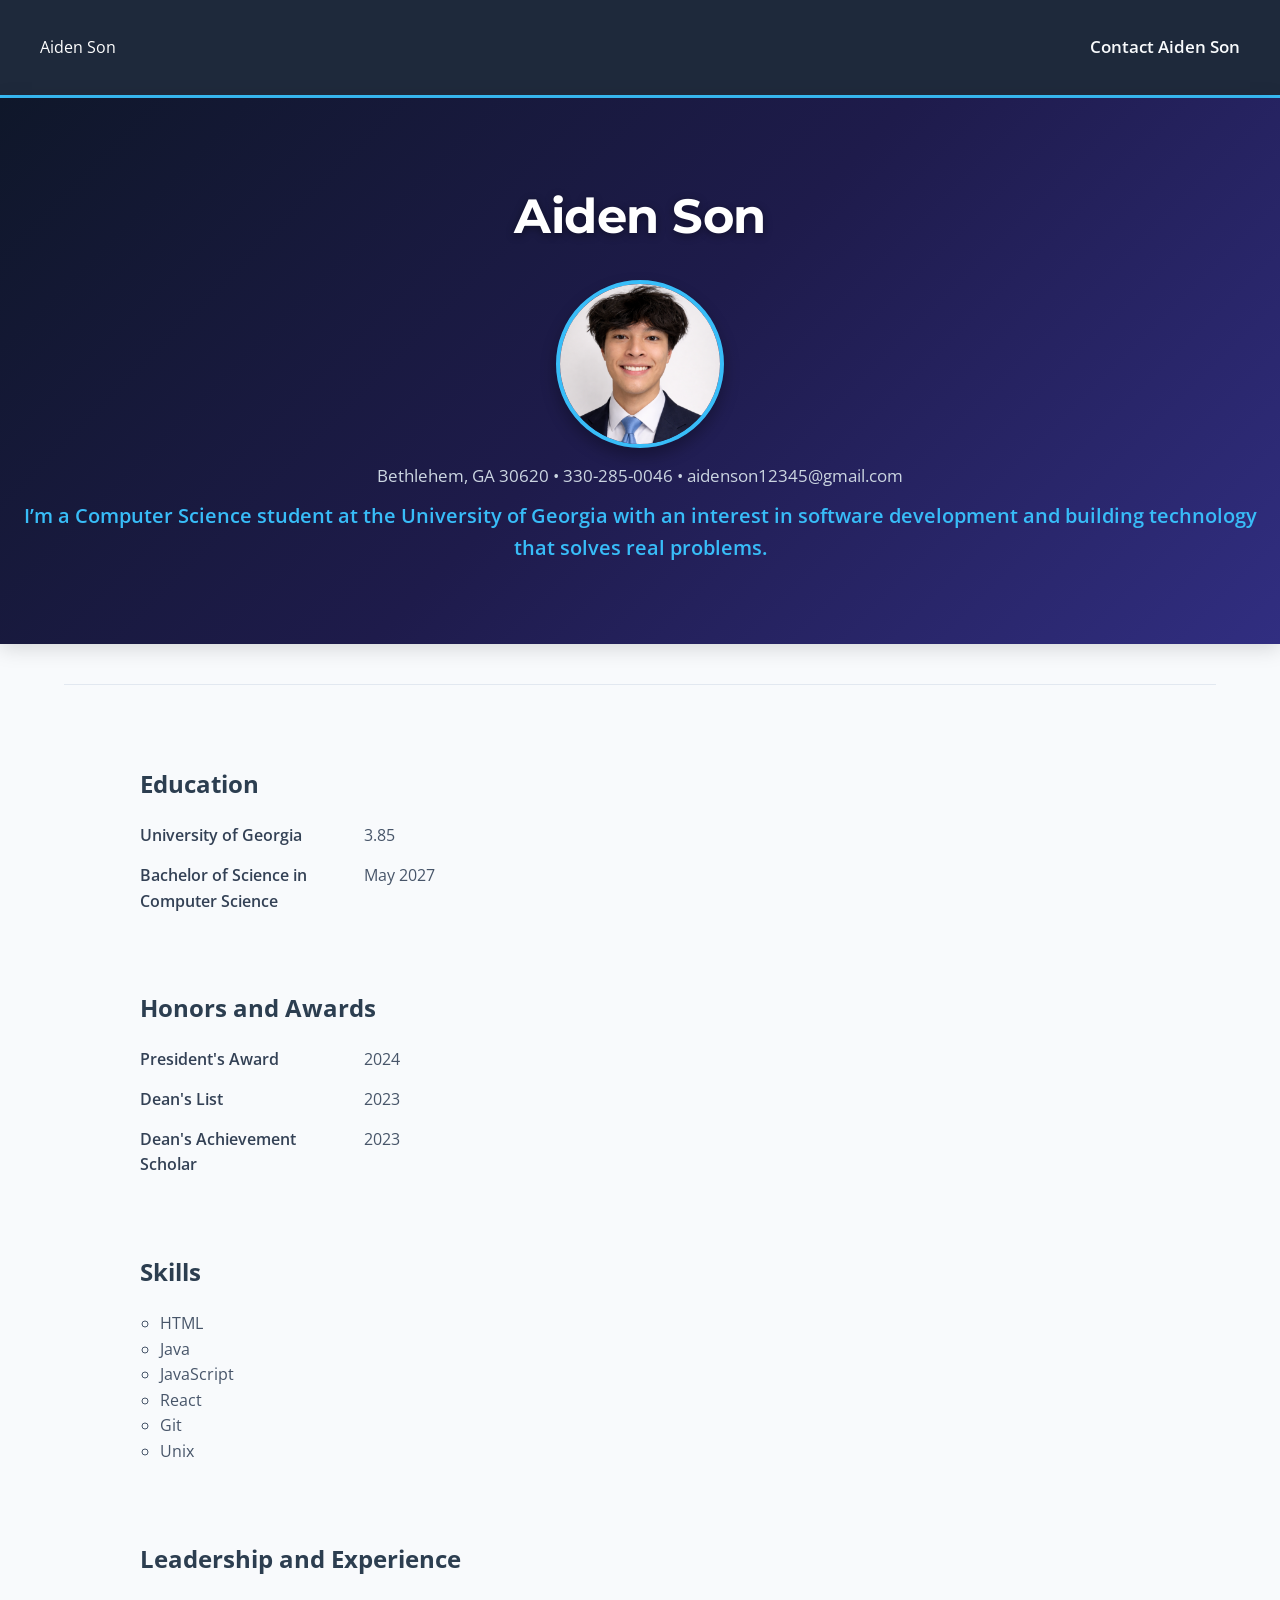
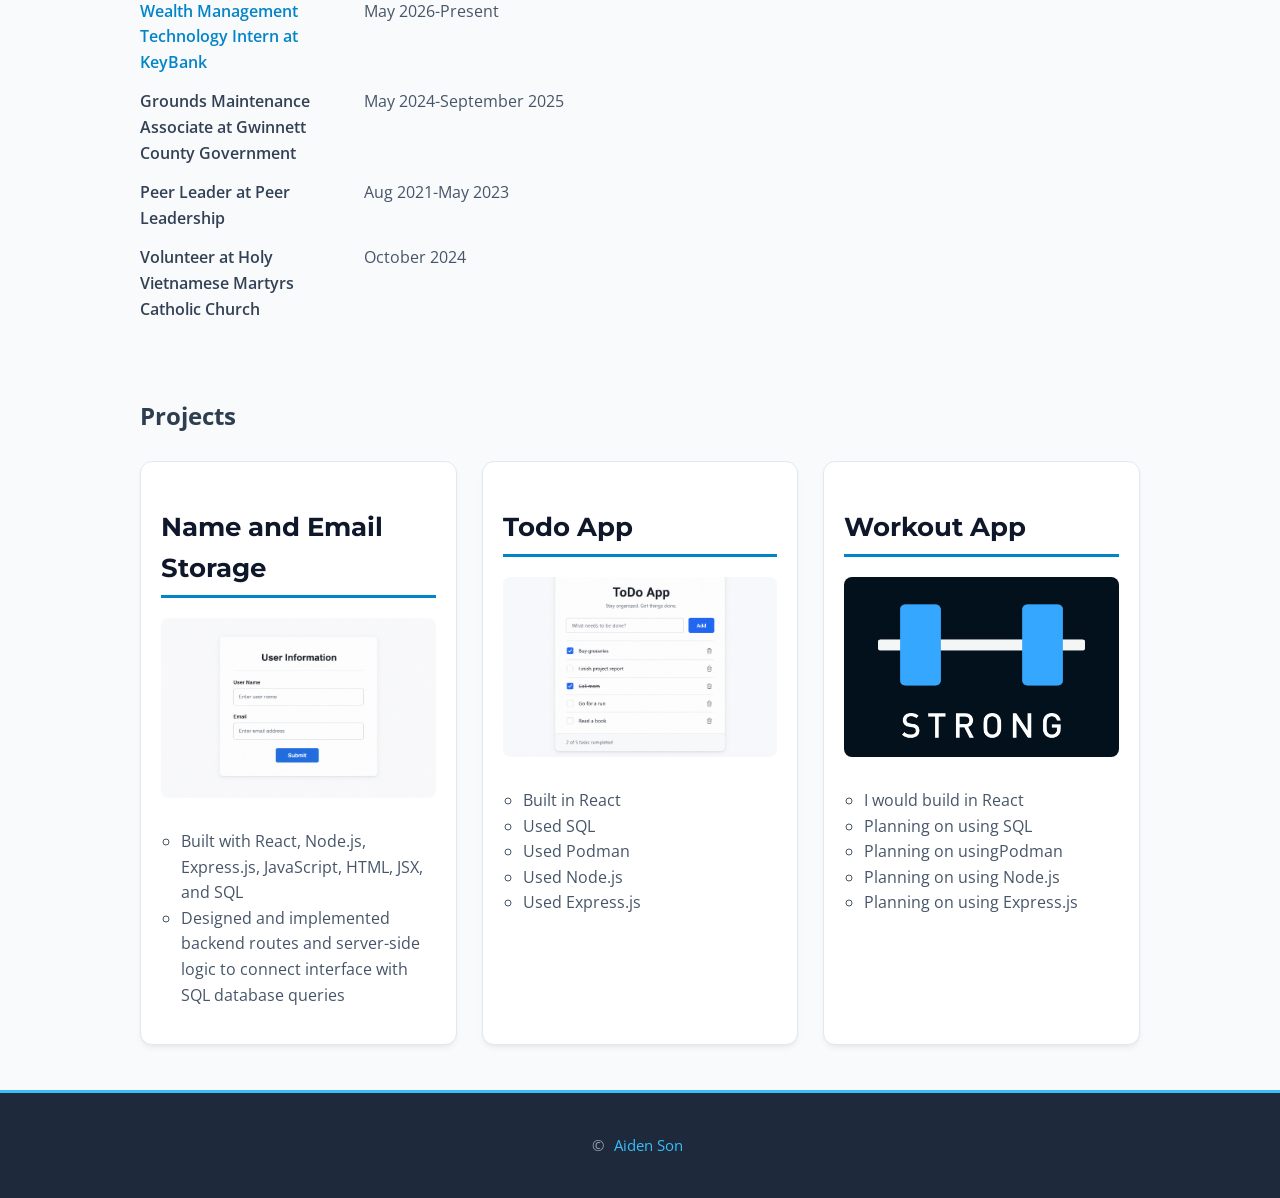
<file: index.html>
<!DOCTYPE html>
<html lang="en">
  <head>
    <meta charset="UTF-8" />
    <meta name="viewport" content="width=device-width, initial-scale=1.0" />
    <link rel="stylesheet" href="css/style.css" />
    <title>Aiden Son</title>
  </head>
  <body>
    <nav>
      <p>Aiden Son</p>
      <p><a href="contact.html"> Contact Aiden Son </a></p>
    </nav>

    <header>
      <h1>Aiden Son</h1>
      <img src="images/aiden_headshot.png" alt="Headshot of Aiden Son" width="150" />
      <p class="address">Bethlehem, GA 30620 &bull; 330-285-0046 &bull; aidenson12345@gmail.com</p>
      <p class="tagline">
        I’m a Computer Science student at the University of Georgia with an interest in software development and
        building technology that solves real problems.
      </p>
    </header>
    <hr />

    <section>
      <h2>Education</h2>
      <dl>
        <dt>University of Georgia</dt>
        <dd>3.85</dd>
        <dt>Bachelor of Science in Computer Science</dt>
        <dd>May 2027</dd>
      </dl>
    </section>

    <section>
      <h2>Honors and Awards</h2>
      <dl>
        <dt>President's Award</dt>
        <dd>2024</dd>
        <dt>Dean's List</dt>
        <dd>2023</dd>
        <dt>Dean's Achievement Scholar</dt>
        <dd>2023</dd>
      </dl>
    </section>

    <section>
      <h2>Skills</h2>
      <ul>
        <li>HTML</li>
        <li>Java</li>
        <li>JavaScript</li>
        <li>React</li>
        <li>Git</li>
        <li>Unix</li>
      </ul>
    </section>

    <section>
      <h2>Leadership and Experience</h2>
      <dl>
        <dt><a href="https://www.key.com">Wealth Management Technology Intern at KeyBank</a></dt>
        <dd>May 2026-Present</dd>
        <dt>Grounds Maintenance Associate at Gwinnett County Government</dt>
        <dd>May 2024-September 2025</dd>
        <dt>Peer Leader at Peer Leadership</dt>
        <dd>Aug 2021-May 2023</dd>
        <dt>Volunteer at Holy Vietnamese Martyrs Catholic Church</dt>
        <dd>October 2024</dd>
      </dl>
    </section>

    <section>
      <h2>Projects</h2>

      <div class="three-col">
        <div class="card">
          <h3>Name and Email Storage</h3>
          <img src="images/UserStorage.png" alt="Full-Stack Web Application Project Screenshot" width="250" />
          <ul>
            <li>Built with React, Node.js, Express.js, JavaScript, HTML, JSX, and SQL</li>
            <li>Designed and implemented backend routes and server-side logic to connect interface with SQL database queries</li>
          </ul>
        </div>

        <div class="card">
          <h3>Todo App</h3>
          <img src="images/ToDo.png" alt="Todo App Project Screenshot" width="250" />
          <ul>
            <li>Built in React</li>
            <li>Used SQL</li>
            <li>Used Podman</li>
            <li>Used Node.js</li>
            <li>Used Express.js</li>
          </ul>
        </div>

        <div class="card">
          <h3>Workout App</h3>
          <img src="images/workout.png" alt="Workout App Project " width="250" />
          <ul>
            <li>I would build in React</li>
            <li>Planning on using SQL</li>
            <li>Planning on usingPodman</li>
            <li>Planning on using Node.js</li>
            <li>Planning on using Express.js</li>
          </ul>
        </div>
      </div>
    </section>

    <!-- Footer Section -->
    <footer>
      <p>&copy; <a href="contact.html">Aiden Son</a></p>
      <a href="https://www.linkedin.com/in/aiden-son-link" target="_blank" rel="noopener noreferrer">
        <i class="fa-brands fa-linkedin"></i>
      </a>
    </footer>
  </body>
</html>
</file>
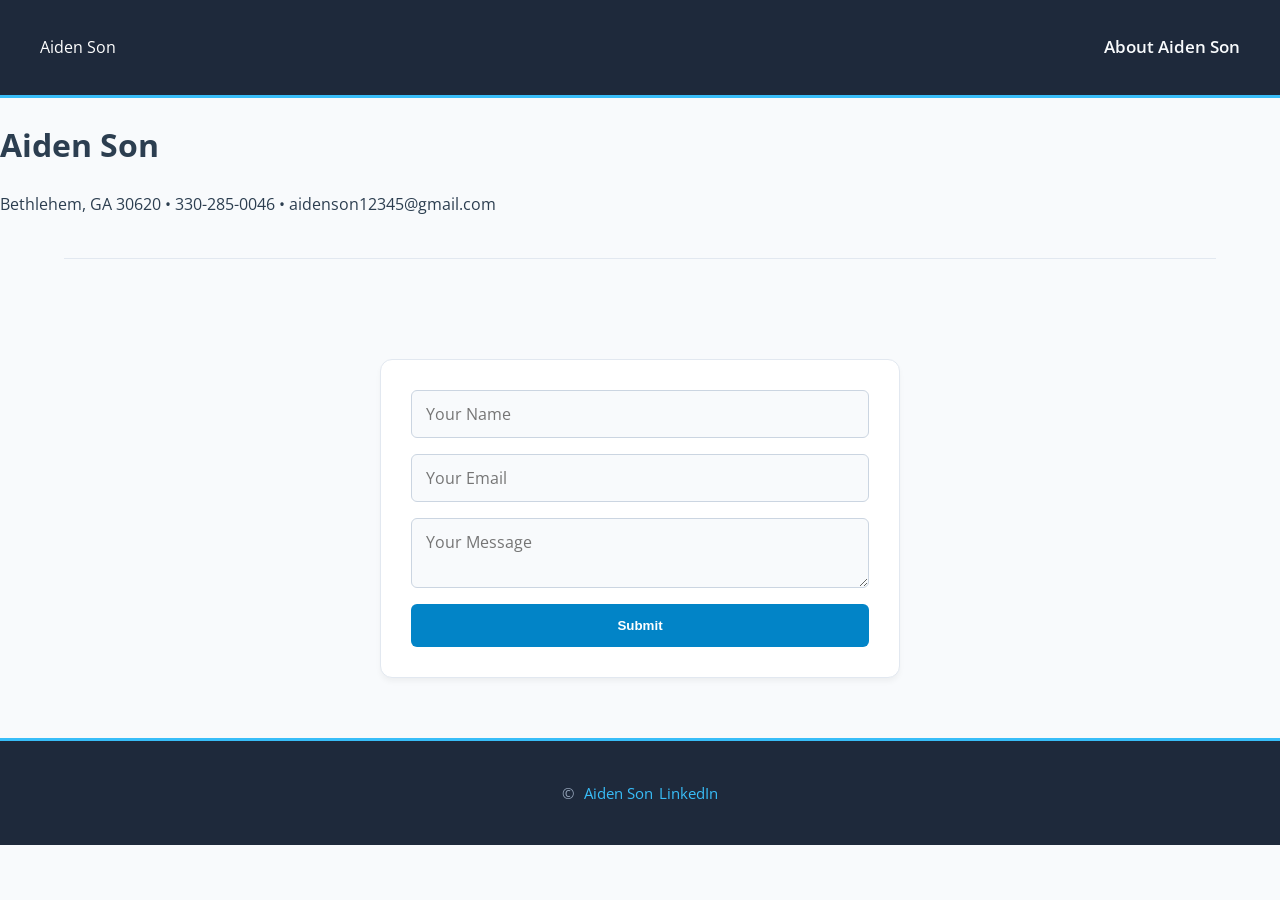
<file: contact.html>
<!DOCTYPE html>
<html lang="en">
  <head>
    <meta charset="UTF-8" />
    <meta name="viewport" content="width=device-width, initial-scale=1.0" />
    <link rel="stylesheet" href="css/style.css" />
    <title>Aiden Son</title>
  </head>
  <body>
    <!-- Navigation Section -->
    <nav>
      <p>Aiden Son</p>
      <p><a href="index.html">About Aiden Son</a></p>
    </nav>

    <!-- Profile Info -->
    <h1>Aiden Son</h1>
    <p>Bethlehem, GA 30620 &bull; 330-285-0046 &bull; aidenson12345@gmail.com</p>

    <hr />

    <section>
      <form class="one-col" method="POST" action="https://formsubmit.co/aidenson12345@gmail.com">
        <input type="text" name="name" required placeholder="Your Name" />
        <input type="email" name="email" required placeholder="Your Email" />
        <textarea name="message" placeholder="Your Message"></textarea>
        <button type="submit">Submit</button>
      </form>
    </section>

    <footer>
      <p>&copy; <a href="index.html">Aiden Son</a></p>
      <a href="https://www.linkedin.com/in/aiden-son-link" target="_blank">LinkedIn</a>
    </footer>
  </body>
</html>
</file>
<file: css/style.css>
/* Import Google Fonts for professional typography */
@import url('https://fonts.googleapis.com/css2?family=Montserrat:wght@600;700&family=Open+Sans:wght@400;600&display=swap');

body {
  margin: 0;
  font-family: 'Open Sans', sans-serif;
  color: #2c3e50;
  background-color: #f8fafc;
  line-height: 1.6;
}

/****************   Nav Section **********************/
nav {
  background-color: #1e293b; /* Deep slate background */
  border-bottom: 3px solid #38bdf8; /* Vibrant cyan accent border */
  display: flex;
  justify-content: space-between;
  align-items: center;
  padding: 18px 40px;
  color: #ffffff;
}

/* Fix for links in nav blending into the dark background */
nav a {
  color: #f8fafc;
  text-decoration: none;
  font-weight: 600;
  font-size: 1.05rem;
  transition: color 0.2s ease;
}

nav a:hover {
  color: #38bdf8; /* Glows cyan when hovering */
}

/***********************  Footer Section   **************************/
footer {
  background-color: #1e293b;
  border-top: 3px solid #38bdf8;
  display: flex;
  justify-content: center;
  align-items: center;
  padding: 25px 20px;
  color: #94a3b8; /* Soft readable muted text */
  font-size: 0.95rem;
}

/* Fix for links in footer */
footer a {
  color: #38bdf8;
  text-decoration: none;
  margin-left: 6px;
}

footer a:hover {
  color: #ffffff;
  text-decoration: underline;
}

/*********** Splash Page ************************/
header {
  /* Rich gradient from dark navy to deep indigo */
  background: linear-gradient(135deg, #0f172a 0%, #1e1b4b 50%, #312e81 100%);
  color: #ffffff;
  padding: 80px 20px;
  text-align: center;
  box-shadow: 0 4px 20px rgba(0, 0, 0, 0.15);
}

header h1 {
  font-family: 'Montserrat', sans-serif;
  font-size: 3rem;
  font-weight: 700;
  color: #ffffff; /* White for max contrast */
  letter-spacing: -0.5px;
  margin: 0 0 10px 0;
  text-shadow: 0 2px 8px rgba(0, 0, 0, 0.4);
}

header img {
  width: 160px;
  height: 160px;
  border-radius: 50%;
  border: 4px solid #38bdf8; /* Bright cyan ring */
  box-shadow: 0 8px 16px rgba(0, 0, 0, 0.3);
  object-fit: cover;
  margin-top: 15px;
}

.address {
  font-size: 1.05rem;
  color: #cbd5e1; /* Clear, readable off-white */
  margin: 8px 0;
}

.tagline {
  font-size: 1.25rem;
  font-weight: 600;
  color: #38bdf8; /* Accent color to pop out from the dark splash */
  margin: 10px 0 0 0;
}

/************* Sections ********************/
hr {
  border: 0;
  height: 1px;
  background-color: #e2e8f0;
  margin: 40px auto;
  max-width: 90%;
}

section {
  max-width: 1000px;
  margin: 0 auto;
  padding: 20px 30px;
}

section h3 {
  font-family: 'Montserrat', sans-serif;
  font-size: 1.6rem;
  color: #0f172a;
  border-bottom: 3px solid #0284c7;
  display: inline-block;
  padding-bottom: 6px;
  margin-bottom: 20px;
}

section dl {
  display: grid;
  grid-template-columns: 200px 1fr;
  row-gap: 14px;
  column-gap: 24px;
  margin: 15px 0;
}

section dt {
  font-weight: 600;
  color: #334155;
}

section dd {
  margin: 0;
  color: #475569;
}

section ul {
  list-style-type: circle;
  padding-left: 20px;
  color: #475569;
}

section a {
  color: #0284c7;
  text-decoration: none;
  font-weight: 600;
}

section a:hover {
  color: #0369a1;
  text-decoration: underline;
}

/**************   Projects   *****************/
.three-col {
  display: grid;
  grid-template-columns: repeat(3, 1fr);
  gap: 25px;
  margin: 25px 0;
}

.card {
  background-color: #ffffff;
  border: 1px solid #e2e8f0;
  border-radius: 12px;
  box-shadow: 0 4px 6px -1px rgba(0, 0, 0, 0.05), 0 2px 4px -2px rgba(0, 0, 0, 0.05);
  overflow: hidden;
  display: flex;
  flex-direction: column;
  padding: 20px;
  transition: transform 0.2s ease, box-shadow 0.2s ease;
}

.card:hover {
  transform: translateY(-4px);
  box-shadow: 0 10px 15px -3px rgba(0, 0, 0, 0.1);
}

.card img {
  width: 100%;
  height: 180px;
  object-fit: cover;
  border-radius: 8px;
  margin-bottom: 15px;
}

/**************   Responsiveness   *****************/
@media (max-width: 680px) {
  nav {
    flex-direction: column;
    gap: 14px;
    text-align: center;
    padding: 20px;
  }

  .three-col {
    grid-template-columns: 1fr;
    justify-items: center;
  }

  section dl {
    grid-template-columns: 1fr;
    row-gap: 6px;
  }

  header h1 {
    font-size: 2.2rem;
  }
}

/**************   Contact Page   *****************/
.one-col {
  display: flex;
  flex-direction: column;
  gap: 16px;
  max-width: 520px;
  margin: 40px auto;
  padding: 30px;
  background-color: #ffffff;
  border: 1px solid #e2e8f0;
  border-radius: 12px;
  box-shadow: 0 4px 6px -1px rgba(0, 0, 0, 0.05);
  box-sizing: border-box;
}

.one-col form {
  width: 100%;
  display: flex;
  flex-direction: column;
  gap: 16px;
}

input,
textarea {
  width: 100%;
  padding: 12px 14px;
  border: 1px solid #cbd5e1;
  border-radius: 6px;
  box-sizing: border-box;
  font-family: inherit;
  font-size: 1rem;
  background-color: #f8fafc;
  transition: border-color 0.2s ease, box-shadow 0.2s ease;
}

input:focus,
textarea:focus {
  outline: none;
  border-color: #0284c7;
  box-shadow: 0 0 0 3px rgba(2, 132, 199, 0.15);
  background-color: #ffffff;
}

input[type="submit"],
button[type="submit"] {
  background-color: #0284c7;
  color: #ffffff;
  border: none;
  font-weight: 600;
  cursor: pointer;
  padding: 14px;
  border-radius: 6px;
  transition: background-color 0.2s ease;
}

input[type="submit"]:hover,
button[type="submit"]:hover {
  background-color: #0369a1;
}
</file>
